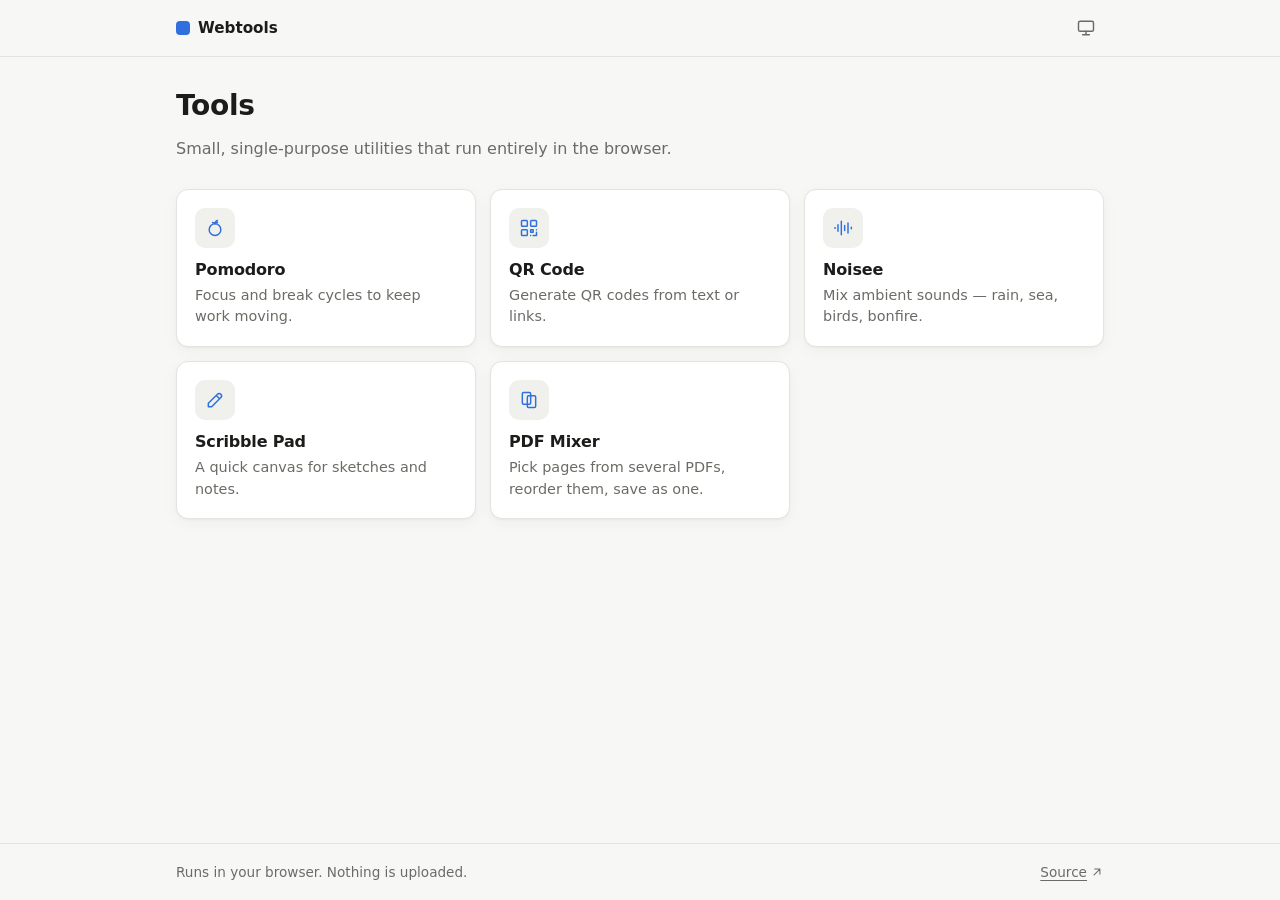
<file: docs/index.html>
<!DOCTYPE html>
<html lang="en">
<head>
  <meta charset="UTF-8">
  <meta name="viewport" content="width=device-width, initial-scale=1.0">
  <title>Webtools</title>
  <link rel="icon" href="assets/favicon.svg" type="image/svg+xml">
  <link rel="stylesheet" href="assets/css/base.css">
  <script src="assets/js/tools.js"></script>
  <script src="assets/js/site.js"></script>
  <style>
    .tool-grid {
      display: grid;
      grid-template-columns: repeat(auto-fill, minmax(240px, 1fr));
      gap: 14px;
      margin: 0;
      padding: 0;
      list-style: none;
    }

    .tool-card {
      position: relative;
      display: flex;
      flex-direction: column;
      gap: 6px;
      height: 100%;
      padding: 18px;
      background: var(--surface);
      border: 1px solid var(--border);
      border-radius: var(--radius);
      box-shadow: var(--shadow);
      color: var(--text);
      text-decoration: none;
      transition: transform 0.15s ease, box-shadow 0.15s ease, border-color 0.15s ease;
    }

    a.tool-card:hover {
      transform: translateY(-2px);
      box-shadow: var(--shadow-hover);
      border-color: var(--accent);
    }

    .tool-card__icon {
      display: grid;
      place-items: center;
      width: 40px;
      height: 40px;
      margin-bottom: 6px;
      border-radius: 10px;
      background: var(--surface-2);
      color: var(--accent);
    }

    .tool-card__name {
      margin: 0;
      font-size: 1rem;
      font-weight: 600;
    }

    .tool-card__desc {
      margin: 0;
      font-size: 0.9rem;
      color: var(--text-muted);
    }

    .tool-card--soon {
      box-shadow: none;
      background: transparent;
      border-style: dashed;
    }

    .tool-card--soon .tool-card__icon {
      color: var(--text-muted);
    }

    .tool-card--soon .tool-card__name {
      color: var(--text-muted);
    }

    .badge {
      position: absolute;
      top: 14px;
      right: 14px;
      padding: 2px 8px;
      border-radius: 999px;
      background: var(--surface-2);
      color: var(--text-muted);
      font-size: 0.72rem;
      font-weight: 500;
    }
  </style>
</head>
<body>
  <site-header></site-header>

  <main>
    <section class="intro">
      <h1>Tools</h1>
      <p class="muted">Small, single-purpose utilities that run entirely in the browser.</p>
    </section>

    <ul class="tool-grid" id="tool-grid"></ul>
  </main>

  <site-footer></site-footer>

  <script>
    const grid = document.getElementById("tool-grid");

    // Live tools first, keeping registry order within each group.
    const tools = [...TOOLS].sort((a, b) => (a.status === "live" ? 0 : 1) - (b.status === "live" ? 0 : 1));

    grid.innerHTML = tools
      .map((tool) => {
        const live = tool.status === "live";
        const tag = live ? "a" : "div";
        const attrs = live ? `href="${Site.toolUrl(tool.slug)}"` : 'aria-disabled="true"';
        return `
          <li>
            <${tag} class="tool-card${live ? "" : " tool-card--soon"}" ${attrs}>
              <span class="tool-card__icon">${Site.svg(tool.icon)}</span>
              <h2 class="tool-card__name">${tool.name}</h2>
              <p class="tool-card__desc">${tool.desc}</p>
              ${live ? "" : '<span class="badge">Soon</span>'}
            </${tag}>
          </li>`;
      })
      .join("");
  </script>
</body>
</html>
</file>
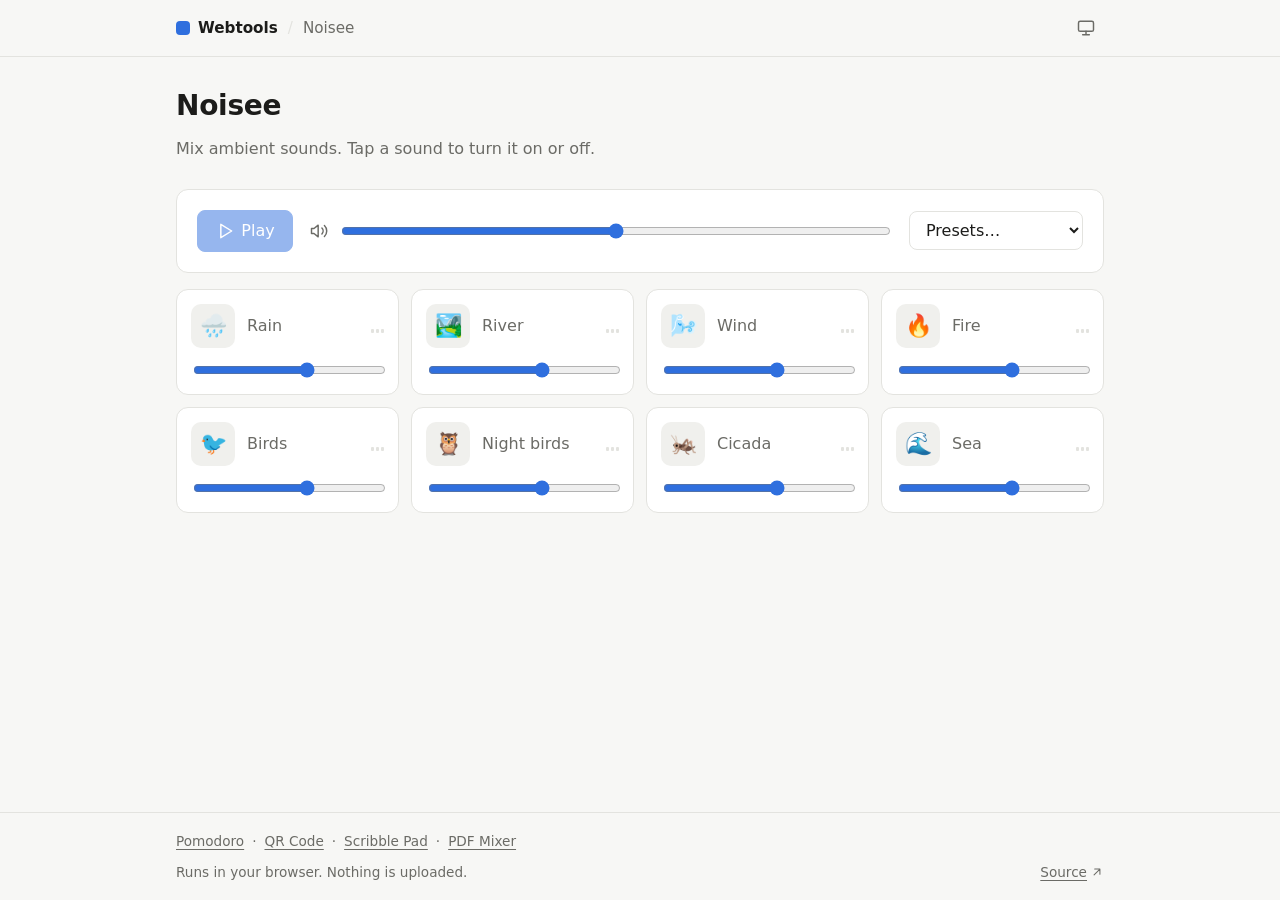
<file: docs/noisee/index.html>
<!DOCTYPE html>
<html lang="en">
<head>
  <meta charset="UTF-8">
  <meta name="viewport" content="width=device-width, initial-scale=1.0">
  <title>Noisee · Webtools</title>
  <link rel="icon" href="../assets/favicon.svg" type="image/svg+xml">
  <link rel="stylesheet" href="../assets/css/base.css">
  <link rel="stylesheet" href="noisee.css">
  <script src="../assets/js/tools.js"></script>
  <script src="../assets/js/site.js"></script>
</head>
<body>
  <site-header tool="noisee"></site-header>

  <main>
    <section class="intro">
      <h1>Noisee</h1>
      <p class="muted">Mix ambient sounds. Tap a sound to turn it on or off.</p>
    </section>

    <div class="card mixer">
      <button class="btn btn--primary" id="play" type="button"></button>
      <label class="mixer__volume" title="Master volume">
        <svg viewBox="0 0 24 24" aria-hidden="true"><path d="M11 5 6 9H3v6h3l5 4V5zM15.5 8.5a5 5 0 0 1 0 7M18.5 5.5a9 9 0 0 1 0 13"/></svg>
        <input id="master" type="range" min="0" max="1" step="0.01" aria-label="Master volume">
      </label>
      <select class="select" id="preset" aria-label="Preset">
        <option value="">Presets…</option>
      </select>
    </div>

    <p class="noisee-error" id="error" hidden>
      Couldn't load the sounds. If you opened this page as a file, serve the folder instead:
      <code>python3 -m http.server -d docs</code>
    </p>

    <ul class="sounds" id="sounds"></ul>
  </main>

  <site-footer></site-footer>

  <script src="noisee.js"></script>
</body>
</html>
</file>
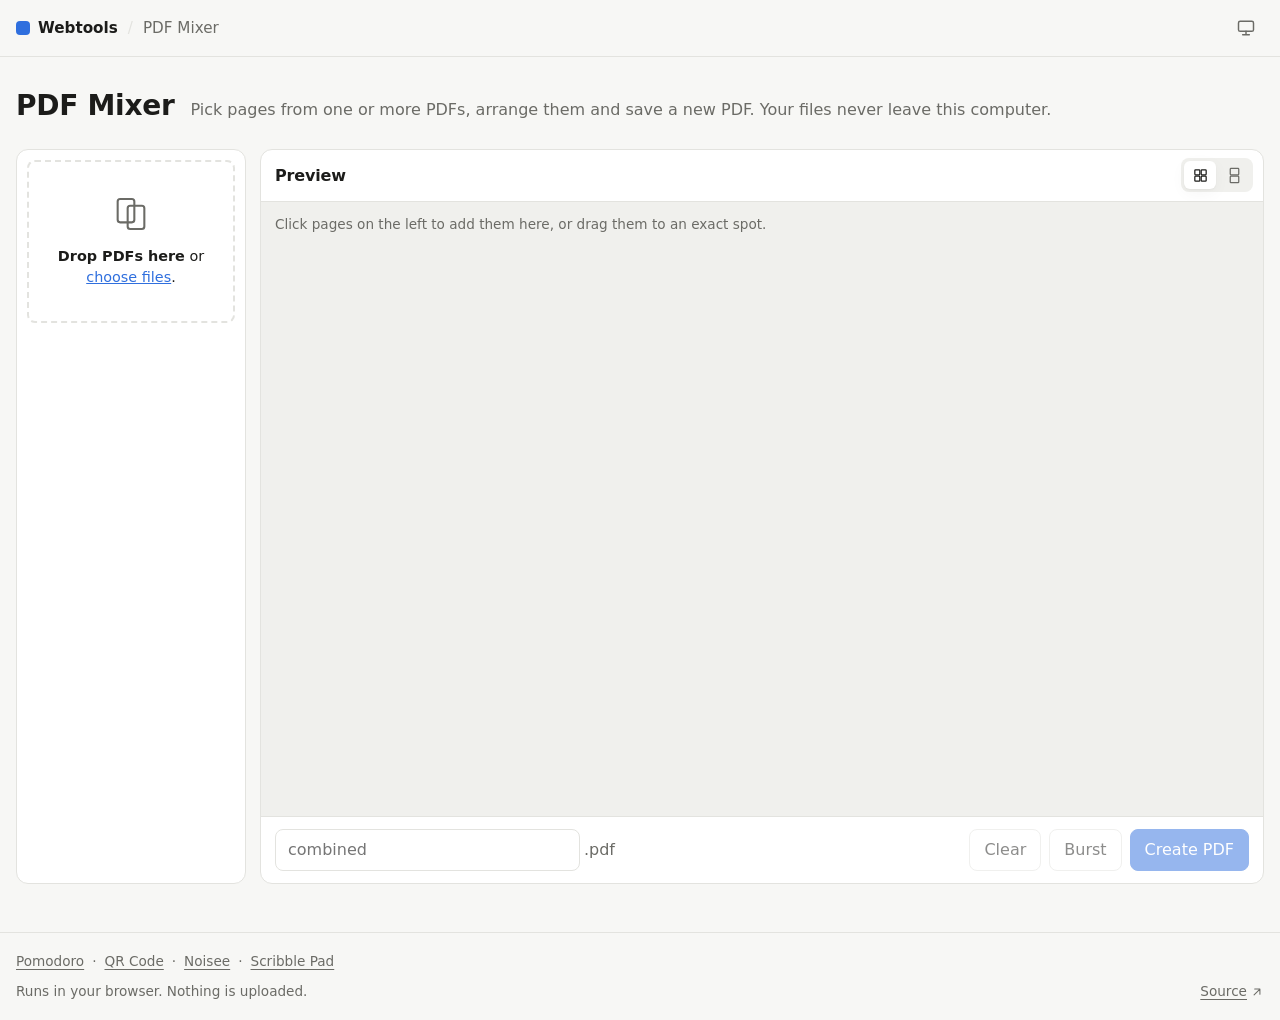
<file: docs/pdfmixer/index.html>
<!DOCTYPE html>
<html lang="en">
<head>
  <meta charset="UTF-8">
  <meta name="viewport" content="width=device-width, initial-scale=1.0">
  <title>PDF Mixer · Webtools</title>
  <link rel="icon" href="../assets/favicon.svg" type="image/svg+xml">
  <link rel="stylesheet" href="../assets/css/base.css">
  <link rel="stylesheet" href="pdfmixer.css">
  <script src="../assets/js/tools.js"></script>
  <script src="../assets/js/site.js"></script>
  <!-- PDF.js 3.11.174 (render), pdf-lib 1.17.1 (build), SortableJS 1.15.0 (drag and drop) -->
  <script src="vendor/pdf.min.js"></script>
  <script src="vendor/pdf-lib.min.js"></script>
  <script src="vendor/Sortable.min.js"></script>
  <script type="module" src="js/app.js"></script>
</head>
<body>
  <site-header tool="pdfmixer"></site-header>

  <main>
    <section class="intro pm-intro">
      <h1>PDF Mixer</h1>
      <p class="muted">Pick pages from one or more PDFs, arrange them and save a new PDF. Your files never leave this computer.</p>
    </section>

    <div class="pm__toolbar">
      <span class="pm__stats muted" id="stats"></span>
      <button class="btn" id="clear-all" type="button" hidden>Clear all</button>
    </div>

    <!-- Narrow screens show one column at a time. -->
    <nav class="pm-tabs" role="tablist" aria-label="Sections">
      <button type="button" role="tab" data-tab="sources" aria-selected="true">Sources</button>
      <button type="button" role="tab" data-tab="result" aria-selected="false">Preview <span data-badge></span></button>
    </nav>

    <div class="pm" id="pm" data-tab="sources">
      <!-- ---------- Left: source PDFs ---------- -->
      <section class="pm__col pm__sources" data-panel="sources" aria-label="Source PDFs">
        <div class="pm__files" id="sources"></div>
        <div class="pm__empty" id="empty">
          <svg viewBox="0 0 24 24" aria-hidden="true"><rect x="4" y="3" width="10" height="14" rx="1.5"/><rect x="10" y="7" width="10" height="14" rx="1.5"/></svg>
          <p><strong>Drop PDFs here</strong> or <button class="pm__link" id="add-empty" type="button">choose files</button>.</p>
        </div>
        <button class="pm__link pm__add-more" id="add-more" type="button" hidden>+ Add more PDFs</button>
        <input type="file" id="file-input" accept=".pdf,application/pdf" multiple hidden>
      </section>

      <!-- ---------- Right: preview of the new PDF, reorder and save ---------- -->
      <section class="pm__col pm__result" data-panel="result" aria-labelledby="result-title">
        <header class="pm__col-head">
          <h2 id="result-title">Preview</h2>
          <span class="muted" id="result-count"></span>
          <div class="pm-view" role="group" aria-label="View">
            <button type="button" data-view="grid" title="Grid" aria-label="Grid view"></button>
            <button type="button" data-view="reader" title="Pages" aria-label="Page view"></button>
          </div>
        </header>
        <div class="pm__result-body">
          <p class="pm__hint muted" id="result-empty">Click pages on the left to add them here, or drag them to an exact spot.</p>
          <ol class="pm-res-list is-grid" id="result"></ol>
        </div>
        <footer class="pm__export">
          <label class="pm__filename">
            <input class="input" id="filename" placeholder="combined" spellcheck="false" autocomplete="off" aria-label="File name">
            <span>.pdf</span>
          </label>
          <button class="btn" id="clear-result" type="button" disabled>Clear</button>
          <button class="btn" id="burst" type="button" title="Save each page as its own PDF, bundled in a zip" disabled>Burst</button>
          <button class="btn btn--primary" id="create" type="button" disabled>Create PDF</button>
          <div class="pm__progress" id="progress" hidden><div></div></div>
        </footer>
      </section>
    </div>
  </main>

  <site-footer></site-footer>

  <dialog class="pm-preview" id="preview" aria-labelledby="preview-title">
    <header class="pm-preview__head">
      <span id="preview-title"></span>
      <button class="icon-btn" id="preview-close" type="button" aria-label="Close preview"></button>
    </header>
    <div class="pm-preview__page" id="preview-page"></div>
    <footer class="pm-preview__nav">
      <button class="btn" id="preview-prev" type="button">← Previous</button>
      <span class="muted" id="preview-pos"></span>
      <button class="btn" id="preview-next" type="button">Next →</button>
    </footer>
  </dialog>

  <div class="pm-drop" id="drop" hidden><span>Drop PDFs to add them</span></div>
  <div class="pm-toast" id="toast" role="status" aria-live="polite"></div>
</body>
</html>
</file>
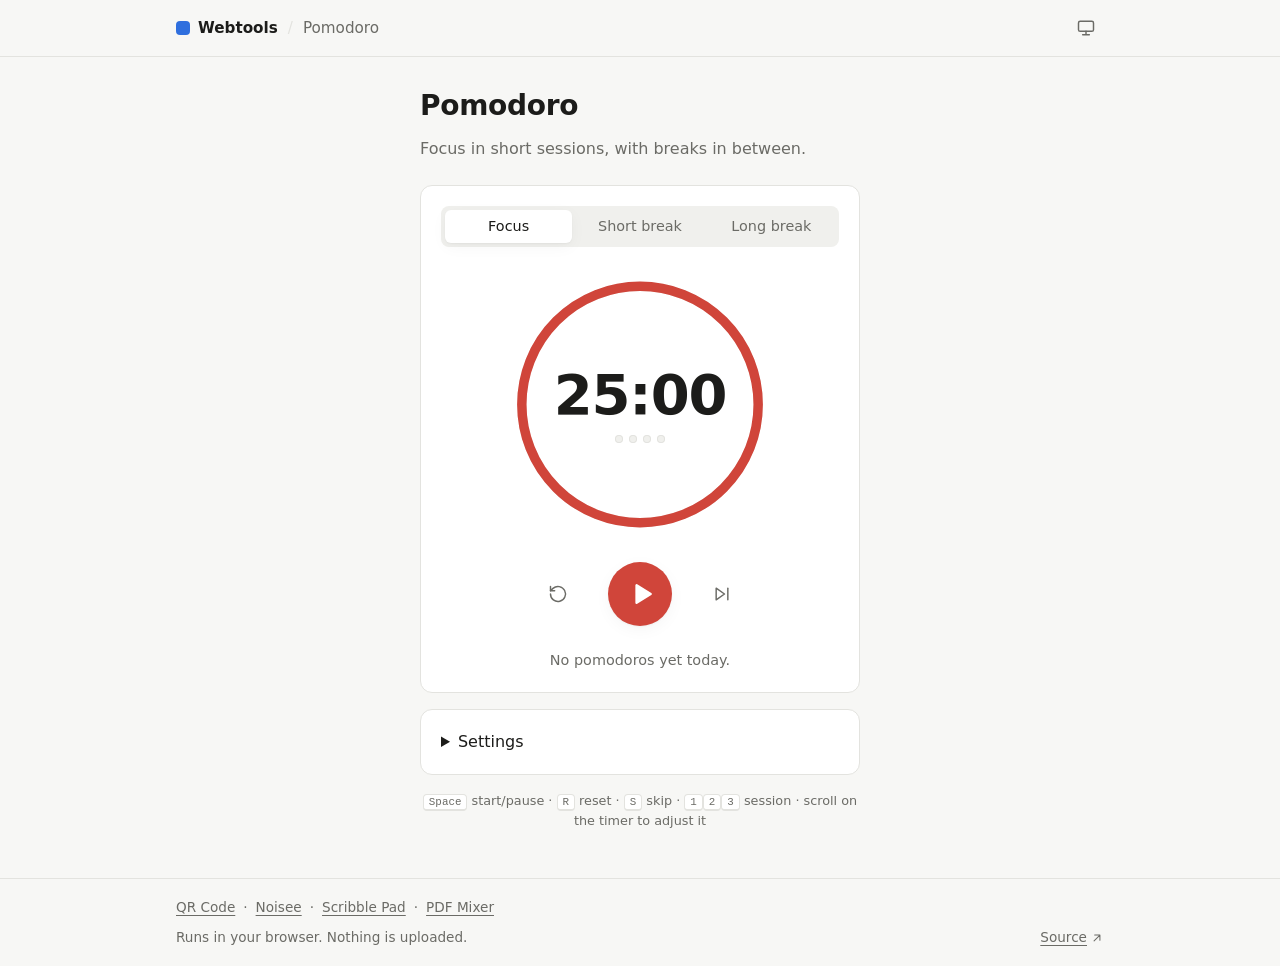
<file: docs/pomodoro/index.html>
<!DOCTYPE html>
<html lang="en">
<head>
  <meta charset="UTF-8">
  <meta name="viewport" content="width=device-width, initial-scale=1.0">
  <title>Pomodoro · Webtools</title>
  <link rel="icon" href="../assets/favicon.svg" type="image/svg+xml">
  <link rel="stylesheet" href="../assets/css/base.css">
  <link rel="stylesheet" href="pomodoro.css">
  <script src="../assets/js/tools.js"></script>
  <script src="../assets/js/site.js"></script>
</head>
<body>
  <site-header tool="pomodoro"></site-header>

  <main>
    <div class="pomo" id="pomo">
      <section class="intro">
        <h1>Pomodoro</h1>
        <p class="muted">Focus in short sessions, with breaks in between.</p>
      </section>

      <div class="card pomo__timer">
        <div class="pomo__modes" role="tablist" aria-label="Session">
          <button type="button" role="tab" data-mode="focus">Focus</button>
          <button type="button" role="tab" data-mode="short">Short break</button>
          <button type="button" role="tab" data-mode="long">Long break</button>
        </div>

        <div class="pomo__ring" id="ring">
          <svg viewBox="0 0 220 220" aria-hidden="true">
            <circle class="pomo__track" cx="110" cy="110" r="100"/>
            <circle class="pomo__progress" id="progress" cx="110" cy="110" r="100"/>
          </svg>
          <div class="pomo__readout">
            <div class="pomo__time" id="time" role="timer">25:00</div>
            <div class="pomo__dots" id="dots" aria-hidden="true"></div>
          </div>
        </div>

        <div class="pomo__controls">
          <button class="icon-btn pomo__side" id="reset" type="button" title="Reset (R)" aria-label="Reset">
            <svg viewBox="0 0 24 24" aria-hidden="true"><path d="M3 12a9 9 0 1 0 3-6.7L3 8"/><path d="M3 3v5h5"/></svg>
          </button>
          <button class="pomo__play" id="play" type="button"></button>
          <button class="icon-btn pomo__side" id="skip" type="button" title="Skip to next session (S)" aria-label="Skip to next session">
            <svg viewBox="0 0 24 24" aria-hidden="true"><path d="M5 5l10 7-10 7z"/><path d="M19 5v14"/></svg>
          </button>
        </div>

        <p class="pomo__today muted" id="today"></p>
      </div>

      <details class="card pomo__settings">
        <summary>Settings</summary>
        <div class="pomo__fields">
          <label>Focus (min)
            <input class="input" type="number" name="focus" min="1" max="120" step="1" inputmode="numeric">
          </label>
          <label>Short break (min)
            <input class="input" type="number" name="short" min="1" max="60" step="1" inputmode="numeric">
          </label>
          <label>Long break (min)
            <input class="input" type="number" name="long" min="1" max="120" step="1" inputmode="numeric">
          </label>
          <label>Rounds before long break
            <input class="input" type="number" name="cycles" min="1" max="10" step="1" inputmode="numeric">
          </label>
        </div>
        <div class="pomo__checks">
          <label><input type="checkbox" name="sound"> Chime when a session ends</label>
          <label><input type="checkbox" name="notify"> Browser notification when a session ends</label>
          <label><input type="checkbox" name="autostart"> Start the next session automatically</label>
        </div>
      </details>

      <p class="pomo__keys muted">
        <kbd>Space</kbd> start/pause · <kbd>R</kbd> reset · <kbd>S</kbd> skip ·
        <kbd>1</kbd><kbd>2</kbd><kbd>3</kbd> session · scroll on the timer to adjust it
      </p>
    </div>
  </main>

  <site-footer></site-footer>

  <script src="pomodoro.js"></script>
</body>
</html>
</file>
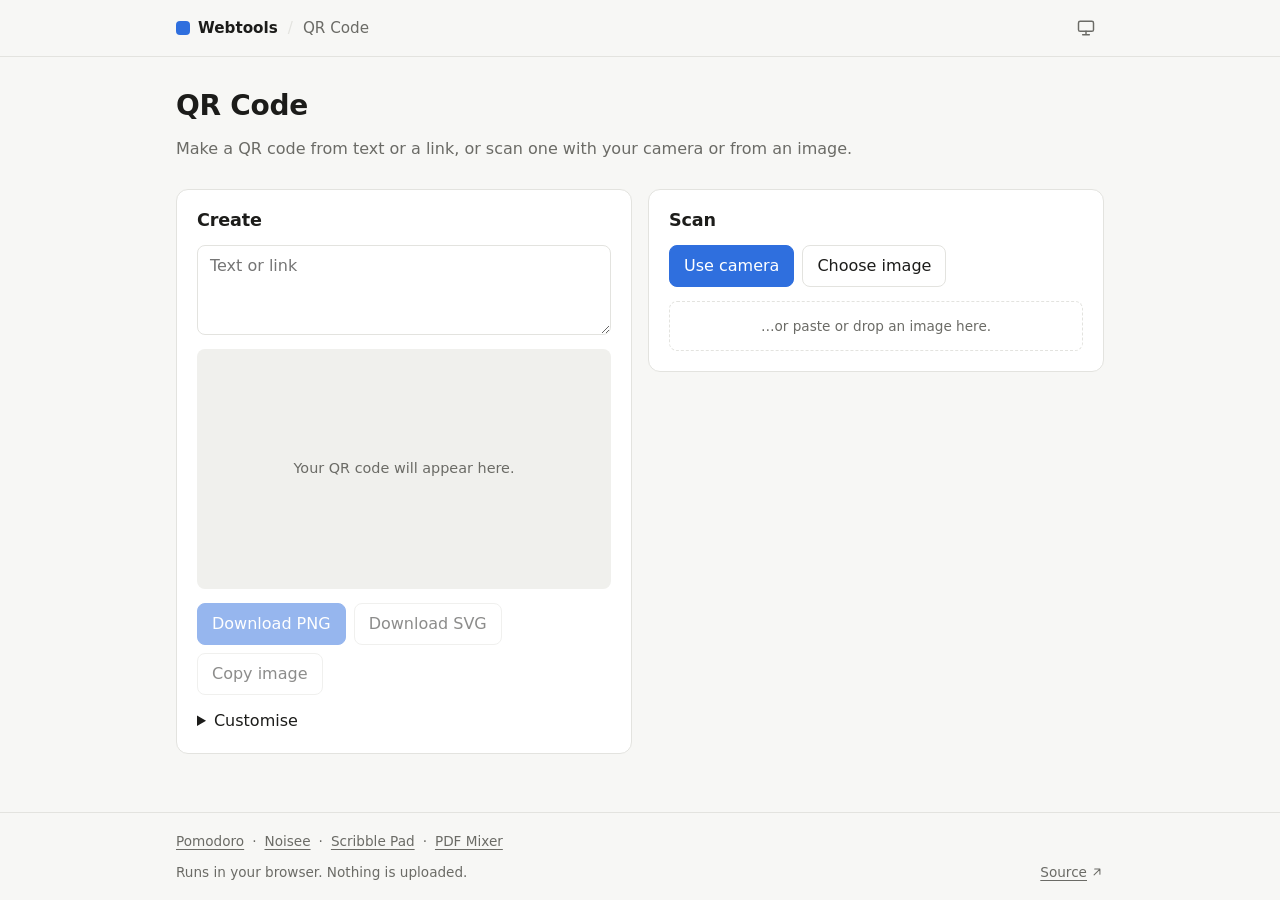
<file: docs/qr/index.html>
<!DOCTYPE html>
<html lang="en">
<head>
  <meta charset="UTF-8">
  <meta name="viewport" content="width=device-width, initial-scale=1.0">
  <title>QR Code · Webtools</title>
  <link rel="icon" href="../assets/favicon.svg" type="image/svg+xml">
  <link rel="stylesheet" href="../assets/css/base.css">
  <link rel="stylesheet" href="qr.css">
  <script src="../assets/js/tools.js"></script>
  <script src="../assets/js/site.js"></script>
</head>
<body>
  <site-header tool="qr"></site-header>

  <main>
    <section class="intro">
      <h1>QR Code</h1>
      <p class="muted">Make a QR code from text or a link, or scan one with your camera or from an image.</p>
    </section>

    <div class="qr">
      <!-- ---------- Generate ---------- -->
      <section class="card qr__panel" aria-labelledby="gen-title">
        <h2 id="gen-title">Create</h2>

        <textarea class="textarea qr__text" id="text" rows="3" placeholder="Text or link" aria-label="Text to encode"></textarea>

        <div class="qr__preview" id="preview">
          <p class="muted">Your QR code will appear here.</p>
        </div>

        <div class="qr__actions">
          <button class="btn btn--primary" id="download-png" type="button" disabled>Download PNG</button>
          <button class="btn" id="download-svg" type="button" disabled>Download SVG</button>
          <button class="btn" id="copy-image" type="button" disabled>Copy image</button>
        </div>

        <details class="qr__options">
          <summary>Customise</summary>
          <div class="qr__fields" id="options">
            <label>Error correction
              <select class="select" name="level">
                <option value="L">Low (7%)</option>
                <option value="M">Medium (15%)</option>
                <option value="Q">Quartile (25%)</option>
                <option value="H">High (30%)</option>
              </select>
            </label>
            <label>Size (px)
              <input class="input" type="number" name="size" min="128" max="2048" step="32">
            </label>
            <label>Colour
              <input type="color" name="fg">
            </label>
            <label>Background
              <input type="color" name="bg">
            </label>
            <label>Margin (px)
              <input class="input" type="number" name="margin" min="0" max="200" step="4">
            </label>
            <label>Dot size <output name="dotScaleOut"></output>
              <input type="range" name="dotScale" min="0.3" max="1" step="0.05">
            </label>
            <label class="qr__wide">Title above the code
              <input class="input" type="text" name="title" placeholder="Optional">
            </label>
          </div>

          <div class="qr__images">
            <div class="qr__image" data-image="logo">
              <span>Logo in the middle</span>
              <label class="btn">Choose image<input type="file" accept="image/*" hidden></label>
              <button class="btn btn--danger" type="button" data-remove hidden>Remove</button>
            </div>
            <label class="qr__logo-scale" id="logo-scale" hidden>Logo size <output name="logoScaleOut"></output>
              <input type="range" name="logoScale" min="0.1" max="0.4" step="0.02">
            </label>
            <div class="qr__image" data-image="background">
              <span>Background image</span>
              <label class="btn">Choose image<input type="file" accept="image/*" hidden></label>
              <button class="btn btn--danger" type="button" data-remove hidden>Remove</button>
            </div>
          </div>
          <button class="btn qr__reset" id="reset-options" type="button">Reset to defaults</button>
        </details>
      </section>

      <!-- ---------- Scan ---------- -->
      <section class="card qr__panel" id="scanner" aria-labelledby="scan-title">
        <h2 id="scan-title">Scan</h2>

        <div class="qr__actions">
          <button class="btn btn--primary" id="camera-start" type="button">Use camera</button>
          <button class="btn" id="camera-stop" type="button" hidden>Stop camera</button>
          <label class="btn">Choose image<input type="file" id="scan-file" accept="image/*" hidden></label>
          <select class="select" id="camera-select" aria-label="Camera" hidden></select>
          <button class="btn" id="torch" type="button" hidden>Torch</button>
        </div>

        <div class="qr__video" id="video-wrap" hidden>
          <video id="video" playsinline muted></video>
          <div class="qr__frame" aria-hidden="true"></div>
        </div>

        <p class="qr__drop muted" id="drop-hint">…or paste or drop an image here.</p>

        <div class="qr__result" id="result" hidden>
          <pre id="result-text"></pre>
          <div class="qr__actions">
            <button class="btn" id="result-copy" type="button">Copy</button>
            <a class="btn" id="result-open" target="_blank" rel="noopener noreferrer" hidden>Open link</a>
          </div>
        </div>

        <p class="qr__status muted" id="scan-status" role="status"></p>
      </section>
    </div>
  </main>

  <site-footer></site-footer>

  <script src="vendor/easy.qrcode.min.js"></script>
  <script src="vendor/jsQR.js"></script>
  <script src="qr.js"></script>
</body>
</html>
</file>
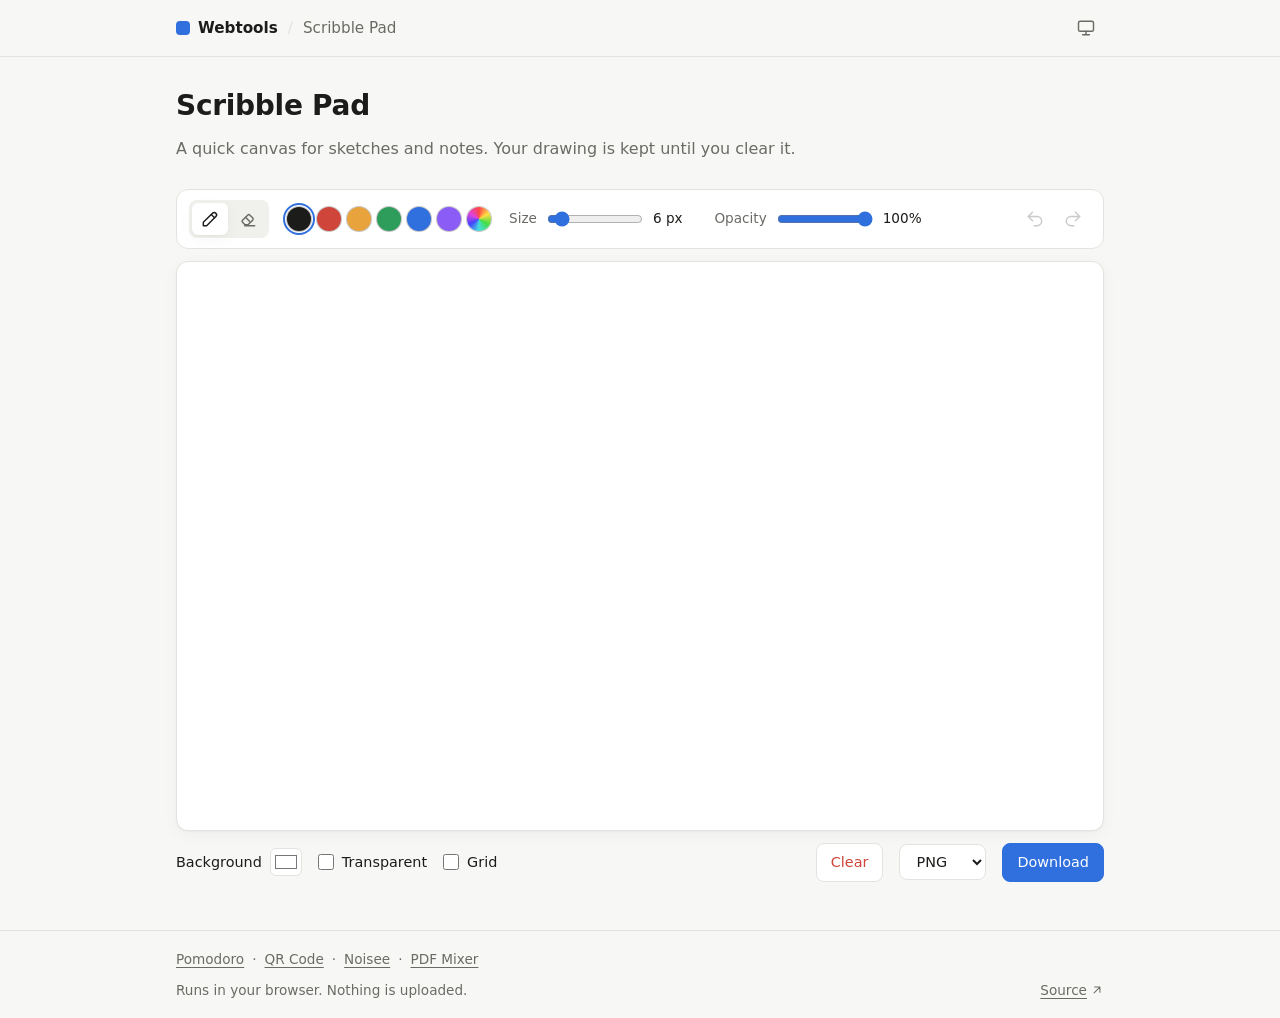
<file: docs/scribble/index.html>
<!DOCTYPE html>
<html lang="en">
<head>
  <meta charset="UTF-8">
  <meta name="viewport" content="width=device-width, initial-scale=1.0">
  <title>Scribble Pad · Webtools</title>
  <link rel="icon" href="../assets/favicon.svg" type="image/svg+xml">
  <link rel="stylesheet" href="../assets/css/base.css">
  <link rel="stylesheet" href="scribble.css">
  <script src="../assets/js/tools.js"></script>
  <script src="../assets/js/site.js"></script>
</head>
<body>
  <site-header tool="scribble"></site-header>

  <main>
    <section class="intro">
      <h1>Scribble Pad</h1>
      <p class="muted">A quick canvas for sketches and notes. Your drawing is kept until you clear it.</p>
    </section>

    <div class="card scribble__bar" role="toolbar" aria-label="Drawing tools">
      <div class="scribble__tools" role="group" aria-label="Tool">
        <button type="button" data-tool="pen" title="Pen (B)" aria-label="Pen">
          <svg viewBox="0 0 24 24" aria-hidden="true"><path d="M4 20h4L19 9a2.8 2.8 0 0 0-4-4L4 16v4z"/><path d="M13.5 6.5l4 4"/></svg>
        </button>
        <button type="button" data-tool="eraser" title="Eraser (E)" aria-label="Eraser">
          <svg viewBox="0 0 24 24" aria-hidden="true"><path d="M8 20h12M5.4 13.6l6.2-6.2a2 2 0 0 1 2.8 0l3.2 3.2a2 2 0 0 1 0 2.8L12 19H8.4l-3-3a1.7 1.7 0 0 1 0-2.4z"/><path d="M9 10l5 5"/></svg>
        </button>
      </div>

      <div class="scribble__swatches" id="swatches" role="group" aria-label="Colour">
        <label class="scribble__swatch scribble__custom" title="Pick any colour">
          <input type="color" id="custom-color" aria-label="Custom colour">
        </label>
      </div>

      <label class="scribble__range" title="Brush size ([ and ])">
        Size <input type="range" id="size" min="1" max="60"> <output id="size-out"></output>
      </label>
      <label class="scribble__range">
        Opacity <input type="range" id="opacity" min="0.1" max="1" step="0.05"> <output id="opacity-out"></output>
      </label>

      <div class="scribble__history">
        <button class="icon-btn" id="undo" type="button" title="Undo (Ctrl+Z)" aria-label="Undo">
          <svg viewBox="0 0 24 24" aria-hidden="true"><path d="M9 14 4 9l5-5"/><path d="M4 9h10.5a5.5 5.5 0 0 1 0 11H11"/></svg>
        </button>
        <button class="icon-btn" id="redo" type="button" title="Redo (Ctrl+Shift+Z)" aria-label="Redo">
          <svg viewBox="0 0 24 24" aria-hidden="true"><path d="m15 14 5-5-5-5"/><path d="M20 9H9.5a5.5 5.5 0 0 0 0 11H13"/></svg>
        </button>
      </div>
    </div>

    <div class="scribble__canvas" id="wrap">
      <canvas id="canvas"></canvas>
    </div>

    <div class="scribble__footer">
      <label class="scribble__bg">Background <input type="color" id="bg"></label>
      <label class="scribble__check"><input type="checkbox" id="transparent"> Transparent</label>
      <label class="scribble__check"><input type="checkbox" id="grid"> Grid</label>
      <span class="scribble__spacer"></span>
      <button class="btn btn--danger" id="clear" type="button">Clear</button>
      <select class="select" id="format" aria-label="Image format">
        <option value="image/png">PNG</option>
        <option value="image/jpeg">JPEG</option>
        <option value="image/webp">WebP</option>
      </select>
      <button class="btn btn--primary" id="download" type="button">Download</button>
    </div>
  </main>

  <site-footer></site-footer>

  <script src="scribble.js"></script>
</body>
</html>
</file>
<file: docs/assets/css/base.css>
/*
 * Base styles shared by every page: tokens, light/dark themes,
 * layout, header/footer, and common controls.
 * Tool-specific styles go in the tool's own folder.
 */

/* ---------- Tokens ---------- */

:root {
  color-scheme: light;

  --bg: #f7f7f5;
  --surface: #ffffff;
  --surface-2: #f0f0ed;
  --border: #e3e3df;
  --text: #1c1c1a;
  --text-muted: #6b6b66;
  --accent: #2f6fde;
  --accent-text: #ffffff;
  --danger: #d0453a;
  --success: #2e9c5a;
  --shadow: 0 1px 2px rgb(0 0 0 / 0.04), 0 4px 16px rgb(0 0 0 / 0.04);
  --shadow-hover: 0 2px 4px rgb(0 0 0 / 0.05), 0 10px 28px rgb(0 0 0 / 0.08);

  --font: system-ui, -apple-system, "Segoe UI", Roboto, sans-serif;
  --mono: ui-monospace, "SF Mono", Menlo, Consolas, monospace;
  --radius: 12px;
  --radius-sm: 8px;
  --page-width: 960px;
  --gutter: 16px;
}

@media (prefers-color-scheme: dark) {
  :root:not([data-theme="light"]) {
    color-scheme: dark;
    --bg: #141413;
    --surface: #1d1d1b;
    --surface-2: #262624;
    --border: #2f2f2c;
    --text: #ececea;
    --text-muted: #9a9a94;
    --accent: #6b9bf0;
    --accent-text: #0f1420;
    --danger: #ef6a5f;
    --success: #4cc27c;
    --shadow: 0 1px 2px rgb(0 0 0 / 0.3);
    --shadow-hover: 0 2px 4px rgb(0 0 0 / 0.3), 0 10px 28px rgb(0 0 0 / 0.35);
  }
}

:root[data-theme="dark"] {
  color-scheme: dark;
  --bg: #141413;
  --surface: #1d1d1b;
  --surface-2: #262624;
  --border: #2f2f2c;
  --text: #ececea;
  --text-muted: #9a9a94;
  --accent: #6b9bf0;
  --accent-text: #0f1420;
  --danger: #ef6a5f;
  --success: #4cc27c;
  --shadow: 0 1px 2px rgb(0 0 0 / 0.3);
  --shadow-hover: 0 2px 4px rgb(0 0 0 / 0.3), 0 10px 28px rgb(0 0 0 / 0.35);
}

/* ---------- Reset & page ---------- */

*,
*::before,
*::after {
  box-sizing: border-box;
}

html {
  -webkit-text-size-adjust: 100%;
}

/* Keep the hidden attribute working on elements that set their own display. */
[hidden] {
  display: none !important;
}

body {
  margin: 0;
  min-height: 100vh;
  min-height: 100dvh;
  display: flex;
  flex-direction: column;
  background: var(--bg);
  color: var(--text);
  font: 16px/1.5 var(--font);
  -webkit-font-smoothing: antialiased;
}

main {
  flex: 1;
  width: 100%;
  max-width: var(--page-width);
  margin: 0 auto;
  padding: 32px var(--gutter) 48px;
}

h1,
h2,
h3 {
  line-height: 1.2;
  margin: 0 0 0.5em;
  letter-spacing: -0.01em;
}

h1 {
  font-size: 1.75rem;
  font-weight: 650;
}

a {
  color: var(--accent);
}

svg {
  width: 20px;
  height: 20px;
  fill: none;
  stroke: currentColor;
  stroke-width: 1.75;
  stroke-linecap: round;
  stroke-linejoin: round;
  flex-shrink: 0;
}

.muted {
  color: var(--text-muted);
}

/* Page title + one-line description at the top of <main>. */
.intro {
  margin-bottom: 28px;
}

.intro p {
  margin: 0;
}

/* ---------- Header ---------- */

site-header {
  display: block;
  min-height: 57px; /* reserve space before the element upgrades */
  border-bottom: 1px solid var(--border);
  background: var(--bg);
}

.site-header__inner {
  max-width: var(--page-width);
  margin: 0 auto;
  padding: 10px var(--gutter);
  display: flex;
  align-items: center;
  justify-content: space-between;
  gap: 12px;
}

.crumbs {
  display: flex;
  align-items: center;
  gap: 10px;
  min-width: 0;
  font-size: 0.95rem;
}

.brand {
  display: inline-flex;
  align-items: center;
  gap: 8px;
  color: var(--text);
  font-weight: 650;
  text-decoration: none;
  white-space: nowrap;
}

.brand__mark {
  width: 14px;
  height: 14px;
  border-radius: 4px;
  background: var(--accent);
}

.crumbs__sep {
  color: var(--border);
}

.crumbs__current {
  color: var(--text-muted);
  white-space: nowrap;
  overflow: hidden;
  text-overflow: ellipsis;
}

/* ---------- Footer ---------- */

site-footer {
  display: block;
  border-top: 1px solid var(--border);
  font-size: 0.85rem;
  color: var(--text-muted);
}

.site-footer__inner {
  max-width: var(--page-width);
  margin: 0 auto;
  padding: 18px var(--gutter);
  display: flex;
  flex-wrap: wrap;
  justify-content: space-between;
  gap: 10px 12px;
}

.site-footer__inner a {
  color: inherit;
  text-underline-offset: 3px;
}

.site-footer__inner a:hover {
  color: var(--text);
}

.site-footer__tools {
  display: flex;
  flex-wrap: wrap;
  gap: 4px 8px;
  flex-basis: 100%;
}

.site-footer__source {
  display: inline-flex;
  align-items: center;
  gap: 3px;
}

.site-footer__source svg {
  width: 14px;
  height: 14px;
}

/* ---------- Controls ---------- */

button,
input,
select,
textarea {
  font: inherit;
  color: inherit;
}

.btn {
  display: inline-flex;
  align-items: center;
  justify-content: center;
  gap: 6px;
  padding: 8px 14px;
  border: 1px solid var(--border);
  border-radius: var(--radius-sm);
  background: var(--surface);
  color: var(--text);
  text-decoration: none; /* also used on links */
  cursor: pointer;
  transition: background 0.15s, border-color 0.15s;
}

.btn:hover {
  background: var(--surface-2);
}

.btn--primary {
  background: var(--accent);
  border-color: var(--accent);
  color: var(--accent-text);
}

.btn--primary:hover {
  background: var(--accent);
  filter: brightness(1.08);
}

.btn--danger {
  color: var(--danger);
}

.btn--sm {
  padding: 4px 10px;
  font-size: 0.85rem;
}

.btn:disabled {
  opacity: 0.5;
  cursor: not-allowed;
  filter: none;
}

.icon-btn {
  display: inline-grid;
  place-items: center;
  width: 36px;
  height: 36px;
  padding: 0;
  border: 1px solid transparent;
  border-radius: var(--radius-sm);
  background: transparent;
  color: var(--text-muted);
  cursor: pointer;
}

.icon-btn:hover {
  background: var(--surface-2);
  color: var(--text);
}

.input,
.select,
.textarea {
  padding: 8px 12px;
  border: 1px solid var(--border);
  border-radius: var(--radius-sm);
  background: var(--surface);
}

.input:focus,
.select:focus,
.textarea:focus {
  outline: none;
  border-color: var(--accent);
}

input[type="range"],
input[type="checkbox"] {
  accent-color: var(--accent);
  cursor: pointer;
}

kbd {
  display: inline-block;
  min-width: 1.6em;
  padding: 1px 5px;
  border: 1px solid var(--border);
  border-bottom-width: 2px;
  border-radius: 4px;
  background: var(--surface);
  font: 0.85em var(--mono);
  text-align: center;
}

:focus-visible {
  outline: 2px solid var(--accent);
  outline-offset: 2px;
}

.card {
  background: var(--surface);
  border: 1px solid var(--border);
  border-radius: var(--radius);
  padding: 20px;
}

@media (prefers-reduced-motion: reduce) {
  *,
  *::before,
  *::after {
    transition: none !important;
    animation: none !important;
  }
}
</file>
<file: docs/noisee/noisee.css>
.mixer {
  display: flex;
  flex-wrap: wrap;
  align-items: center;
  gap: 12px 16px;
  margin-bottom: 16px;
}

.mixer .btn {
  min-width: 96px;
}

.mixer__volume {
  display: flex;
  align-items: center;
  gap: 10px;
  flex: 1 1 200px;
  color: var(--text-muted);
}

.mixer__volume input {
  flex: 1;
  min-width: 0;
}

.noisee-error {
  margin: 0 0 16px;
  color: var(--danger);
  font-size: 0.9rem;
}

/* ---------- Sound cards ---------- */

.sounds {
  display: grid;
  grid-template-columns: repeat(auto-fill, minmax(200px, 1fr));
  gap: 12px;
  margin: 0;
  padding: 0;
  list-style: none;
}

.sound {
  display: flex;
  flex-direction: column;
  gap: 12px;
  padding: 14px;
  background: var(--surface);
  border: 1px solid var(--border);
  border-radius: var(--radius);
  transition: border-color 0.15s, box-shadow 0.15s;
}

.sound.is-on {
  border-color: var(--accent);
  box-shadow: inset 0 0 0 1px var(--accent);
}

.sound__toggle {
  display: flex;
  align-items: center;
  gap: 12px;
  width: 100%;
  padding: 0;
  border: 0;
  background: none;
  text-align: left;
  cursor: pointer;
}

.sound__icon {
  display: grid;
  place-items: center;
  width: 44px;
  height: 44px;
  border-radius: 10px;
  background: var(--surface-2);
  font-size: 22px;
  line-height: 1;
}

.sound__name {
  flex: 1;
  font-weight: 500;
}

.sound:not(.is-on) .sound__name {
  color: var(--text-muted);
}

/* Three little level bars: grey when off, bouncing when playing. */
.sound__bars {
  display: flex;
  align-items: flex-end;
  gap: 2px;
  height: 14px;
}

.sound__bars i {
  width: 3px;
  height: 4px;
  border-radius: 1px;
  background: var(--border);
}

.sound.is-on .sound__bars i {
  background: var(--accent);
  animation: noisee-bar 0.9s ease-in-out infinite alternate;
}

.sound.is-on .sound__bars i:nth-child(2) {
  animation-delay: -0.35s;
}

.sound.is-on .sound__bars i:nth-child(3) {
  animation-delay: -0.6s;
}

.sound.is-loading .sound__bars i {
  animation: noisee-pulse 0.6s ease-in-out infinite alternate;
}

@keyframes noisee-bar {
  to {
    height: 14px;
  }
}

@keyframes noisee-pulse {
  to {
    opacity: 0.3;
  }
}

.sound__vol {
  width: 100%;
}

/* Phones: one compact row per sound, Play + Presets side by side above the volume. */
@media (max-width: 480px) {
  .mixer .select {
    flex: 1;
  }

  .mixer__volume {
    order: 1;
    flex-basis: 100%;
  }

  .sounds {
    gap: 8px;
  }

  .sound {
    flex-direction: row;
    align-items: center;
    padding: 10px 12px;
  }

  .sound__toggle {
    width: auto;
    flex: none;
  }

  .sound__icon {
    width: 40px;
    height: 40px;
    font-size: 20px;
  }

  .sound__name {
    flex: none;
    width: 84px;
  }

  .sound__vol {
    flex: 1;
    min-width: 0;
  }
}
</file>
<file: docs/pdfmixer/pdfmixer.css>
/* A wider page than the other tools: two columns side by side. */
:root {
  --page-width: 1440px;
}

.pm-intro {
  display: flex;
  flex-wrap: wrap;
  align-items: baseline;
  gap: 2px 16px;
  margin-bottom: 4px;
}

.pm-intro h1 {
  margin: 0;
}

.pm__toolbar {
  display: flex;
  flex-wrap: wrap;
  align-items: center;
  gap: 10px;
  padding: 10px 0 12px;
}

.pm__stats {
  flex: 1;
  font-size: 0.9rem;
}

/* ---------- Two columns ---------- */

.pm {
  display: grid;
  grid-template-columns: 230px minmax(0, 1fr);
  gap: 14px;
  /* Fill the window below the toolbar; each column scrolls on its own. */
  height: max(480px, calc(100dvh - var(--pm-top, 220px) - 16px));
}

.pm__col {
  display: flex;
  flex-direction: column;
  min-height: 0;
  overflow: hidden;
  border: 1px solid var(--border);
  border-radius: var(--radius);
  background: var(--surface);
}

.pm__col-head {
  display: flex;
  align-items: center;
  gap: 10px;
  min-height: 52px;
  padding: 8px 10px 8px 14px;
  border-bottom: 1px solid var(--border);
}

.pm__col-head h2 {
  margin: 0;
  font-size: 1rem;
}

.pm__col-head .muted {
  font-size: 0.85rem;
}

.pm__hint {
  margin: 12px 14px 0;
  font-size: 0.85rem;
}

/* ---------- Left: sources ---------- */

.pm__sources {
  display: block;
  overflow-y: auto;
  padding: 10px;
}

.pm__empty {
  display: grid;
  justify-items: center;
  gap: 6px;
  padding: 32px 10px;
  border: 2px dashed var(--border);
  border-radius: var(--radius-sm);
  font-size: 0.9rem;
  text-align: center;
}

.pm__empty svg {
  width: 40px;
  height: 40px;
  margin-bottom: 6px;
  stroke-width: 1.25;
  color: var(--text-muted);
}

.pm__empty p {
  margin: 0;
}

.pm__add-more {
  display: block;
  margin: 14px auto 4px;
  font-size: 0.85rem;
}

.pm__link {
  padding: 0;
  border: 0;
  background: none;
  color: var(--accent);
  text-decoration: underline;
  cursor: pointer;
}

.pm-loading {
  margin: 0 0 10px;
  padding: 10px;
  border: 1px dashed var(--border);
  border-radius: var(--radius-sm);
  font-size: 0.85rem;
  overflow-wrap: anywhere;
  animation: pm-pulse 1s ease-in-out infinite alternate;
}

@keyframes pm-pulse {
  to {
    opacity: 0.5;
  }
}

.pm-src + .pm-src,
.pm-src + .pm-loading {
  margin-top: 14px;
  padding-top: 14px;
  border-top: 1px solid var(--border);
}

.pm-src__head {
  display: flex;
  align-items: flex-start;
  gap: 2px;
}

.pm-src__head .icon-btn {
  flex: none;
  width: 28px;
  height: 28px;
}

.pm-src__head .icon-btn svg {
  width: 16px;
  height: 16px;
}

.pm-src__collapse svg {
  transition: transform 0.15s;
}

.pm-src.is-collapsed .pm-src__collapse svg {
  transform: rotate(-90deg);
}

.pm-src__title {
  flex: 1;
  min-width: 0;
  padding-top: 3px;
}

.pm-src__title h2 {
  margin: 0;
  overflow: hidden;
  font-size: 0.9rem;
  white-space: nowrap;
  text-overflow: ellipsis;
}

.pm-src__title p {
  margin: 0;
  font-size: 0.78rem;
}

.pm-src__tools {
  display: flex;
  gap: 4px;
  margin: 8px 0;
}

.pm-src__tools .btn--sm {
  padding: 3px 8px;
  font-size: 0.8rem;
}

.pm-src__range {
  flex: 1;
  width: 100%;
  min-width: 0;
  padding: 3px 8px;
  font-size: 0.8rem;
}

.pm-src__range[aria-invalid="true"] {
  border-color: var(--danger);
}

.pm-src__error {
  margin: 0 0 8px;
  color: var(--danger);
  font-size: 0.78rem;
}

.pm-src.is-collapsed :is(.pm-src__tools, .pm-src__error, .pm-src__pages) {
  display: none;
}

.pm-src__pages {
  display: grid;
  gap: 2px;
  margin: 0;
  padding: 0;
  list-style: none;
}

/* ---------- Page thumbnails (left column) ---------- */

.pm-thumb {
  position: relative;
}

.pm-thumb__pick {
  display: flex;
  flex-direction: column;
  align-items: center;
  gap: 4px;
  width: 100%;
  padding: 8px 14px 6px;
  border: 2px solid transparent;
  border-radius: var(--radius-sm);
  background: none;
  cursor: pointer;
  transition: background 0.15s, border-color 0.15s;
}

.pm-thumb__pick:hover {
  background: var(--surface-2);
}

.pm-thumb__img {
  display: grid;
  place-items: center;
  width: 100%;
  aspect-ratio: 3 / 4;
  border-radius: 4px;
  background: var(--surface-2);
}

.pm-thumb.is-ready .pm-thumb__img {
  background: none;
}

.pm-thumb__img canvas {
  width: auto;
  height: auto;
  max-width: 100%;
  max-height: 100%;
  background: #fff;
  box-shadow: 0 0 0 1px var(--border), var(--shadow);
}

.pm-thumb:not(.is-ready) canvas {
  visibility: hidden;
}

.pm-thumb__num {
  font-size: 0.78rem;
  color: var(--text-muted);
  font-variant-numeric: tabular-nums;
}

.pm-thumb.is-selected .pm-thumb__pick {
  border-color: var(--accent);
  background: color-mix(in srgb, var(--accent) 10%, transparent);
}

.pm-thumb.is-selected .pm-thumb__num {
  color: var(--accent);
  font-weight: 600;
}

.pm-thumb__check {
  position: absolute;
  top: 4px;
  left: 4px;
  display: none;
  place-items: center;
  width: 22px;
  height: 22px;
  border-radius: 50%;
  background: var(--accent);
  color: var(--accent-text);
  pointer-events: none;
}

.pm-thumb__check svg {
  width: 14px;
  height: 14px;
  stroke-width: 3;
}

.pm-thumb.is-selected .pm-thumb__check {
  display: grid;
}

.pm-thumb__zoom {
  position: absolute;
  top: 8px;
  right: 8px;
  display: grid;
  place-items: center;
  width: 28px;
  height: 28px;
  padding: 0;
  border: 1px solid var(--border);
  border-radius: 6px;
  background: var(--surface);
  color: var(--text-muted);
  opacity: 0;
  cursor: pointer;
  transition: opacity 0.15s;
}

.pm-thumb__zoom svg {
  width: 16px;
  height: 16px;
}

.pm-thumb:hover .pm-thumb__zoom,
.pm-thumb__zoom:focus-visible {
  opacity: 1;
}

/* ---------- Right: preview ---------- */

.pm-view {
  display: flex;
  gap: 2px;
  margin-left: auto;
  padding: 3px;
  border-radius: var(--radius-sm);
  background: var(--surface-2);
}

.pm-view button {
  display: grid;
  place-items: center;
  width: 32px;
  height: 28px;
  border: 0;
  border-radius: 6px;
  background: none;
  color: var(--text-muted);
  cursor: pointer;
}

.pm-view button svg {
  width: 17px;
  height: 17px;
}

.pm-view button[aria-pressed="true"] {
  background: var(--surface);
  color: var(--text);
  box-shadow: var(--shadow);
}

.pm__result-body {
  position: relative; /* offsetTop of pages is measured from here */
  display: flex;
  flex: 1;
  flex-direction: column;
  min-height: 0;
  overflow-y: auto;
  background: var(--surface-2);
}

.pm__result-body .pm__hint {
  margin-bottom: -4px;
}

.pm-res-list {
  flex: 1 0 auto;
  margin: 0;
  padding: 16px;
  list-style: none;
}

.pm-res-list.is-grid {
  display: grid;
  grid-template-columns: repeat(auto-fill, minmax(150px, 1fr));
  align-content: start;
  gap: 16px 14px;
}

.pm-res-list.is-reader {
  display: flex;
  flex-direction: column;
  align-items: center;
  gap: 24px;
}

.pm-res {
  position: relative;
  display: flex;
  flex-direction: column;
  gap: 6px;
  cursor: grab;
}

.is-reader .pm-res {
  width: min(100%, 760px);
}

.pm-res__page {
  display: grid;
  place-items: center;
  aspect-ratio: 3 / 4;
  border-radius: 3px;
}

.pm-res__page:empty {
  background: var(--surface);
  box-shadow: 0 0 0 1px var(--border);
}

.is-reader .pm-res__page {
  aspect-ratio: var(--ratio, 612 / 792);
}

.pm-res__page canvas {
  width: auto;
  height: auto;
  max-width: 100%;
  max-height: 100%;
  background: #fff;
  box-shadow: 0 0 0 1px var(--border), var(--shadow);
}

.is-reader .pm-res__page canvas {
  width: 100%;
}

.pm-res__bar {
  display: flex;
  align-items: baseline;
  gap: 6px;
  min-width: 0;
  font-size: 0.8rem;
  color: var(--text-muted);
}

.is-grid .pm-res__bar {
  justify-content: center;
}

.pm-res__pos {
  flex: none;
  min-width: 1.8em;
  padding: 0 5px;
  border: 1px solid transparent;
  border-radius: 6px;
  background: none;
  color: var(--text);
  font: inherit;
  font-weight: 600;
  font-variant-numeric: tabular-nums;
  cursor: pointer;
}

.pm-res__pos:hover,
.pm-res__pos:focus-visible {
  border-color: var(--border);
  background: var(--surface);
}

.pm-res__src {
  overflow: hidden;
  white-space: nowrap;
  text-overflow: ellipsis;
}

.pm-res__tools {
  position: absolute;
  top: 6px;
  right: 6px;
  display: flex;
  flex-wrap: wrap;
  justify-content: flex-end;
  max-width: calc(100% - 12px);
  gap: 2px;
  padding: 2px;
  border-radius: var(--radius-sm);
  background: var(--surface);
  box-shadow: 0 0 0 1px var(--border), var(--shadow);
  opacity: 0;
  transition: opacity 0.15s;
}

.pm-res__tools .icon-btn {
  width: 28px;
  height: 28px;
}

.pm-res__tools .icon-btn svg {
  width: 15px;
  height: 15px;
}

/* Grid cells are narrow: smaller buttons keep the toolbar on one row. */
.is-grid .pm-res__tools .icon-btn {
  width: 24px;
  height: 24px;
}

.is-grid .pm-res__tools .icon-btn svg {
  width: 14px;
  height: 14px;
}

.pm-res__tools .icon-btn:disabled {
  opacity: 0.3;
  cursor: default;
  background: none;
}

/* In page view the pages run top to bottom, so earlier/later point up and down. */
.is-reader .pm-res__tools [data-action="up"] svg,
.is-reader .pm-res__tools [data-action="down"] svg {
  transform: rotate(90deg);
}

.pm-res:hover .pm-res__tools,
.pm-res:focus-within .pm-res__tools {
  opacity: 1;
}

/* Anything being dragged, and a source page dropped into the preview. */
.is-ghost {
  opacity: 0.4;
}

.pm-res-list .pm-thumb {
  list-style: none;
}

/* ---------- Save bar (bottom of the preview) ---------- */

.pm__export {
  display: grid;
  grid-template-columns: minmax(0, 340px) 1fr auto auto;
  gap: 8px;
  padding: 12px 14px;
  border-top: 1px solid var(--border);
}

.pm__filename {
  display: flex;
  align-items: center;
  gap: 4px;
  min-width: 0;
  color: var(--text-muted);
}

.pm__filename .input {
  flex: 1;
  width: 100%;
  min-width: 0;
  color: var(--text);
}

.pm__export .btn {
  white-space: nowrap;
}

#clear-result {
  justify-self: end;
}

.pm__progress {
  grid-column: 1 / -1;
  height: 4px;
  overflow: hidden;
  border-radius: 2px;
  background: var(--surface-2);
}

.pm__progress div {
  width: 0;
  height: 100%;
  background: var(--accent);
  transition: width 0.2s;
}

/* ---------- Tabs (narrow screens) ---------- */

.pm-tabs {
  display: none;
}

@media (max-width: 1180px) {
  .pm {
    grid-template-columns: 190px minmax(0, 1fr);
  }
}

@media (max-width: 900px) {
  .pm-tabs {
    position: sticky;
    top: 0;
    z-index: 6;
    display: flex;
    gap: 4px;
    margin: 0 calc(-1 * var(--gutter)) 12px;
    padding: 6px var(--gutter);
    background: var(--bg);
    border-bottom: 1px solid var(--border);
  }

  .pm-tabs button {
    flex: 1;
    padding: 8px;
    border: 0;
    border-radius: var(--radius-sm);
    background: none;
    color: var(--text-muted);
    font-weight: 500;
    cursor: pointer;
  }

  .pm-tabs button[aria-selected="true"] {
    background: var(--surface);
    color: var(--text);
    box-shadow: 0 0 0 1px var(--border), var(--shadow);
  }

  .pm-tabs [data-badge]:not(:empty) {
    display: inline-block;
    min-width: 1.5em;
    margin-left: 4px;
    padding: 0 6px;
    border-radius: 999px;
    background: var(--accent);
    color: var(--accent-text);
    font-size: 0.75rem;
  }

  .pm__stats {
    order: 1;
    flex-basis: 100%;
  }

  /* One column at a time, and the page scrolls normally. */
  .pm {
    display: block;
    height: auto;
  }

  .pm__col {
    display: none;
    overflow: visible;
  }

  .pm[data-tab="sources"] [data-panel="sources"],
  .pm[data-tab="result"] [data-panel="result"] {
    display: flex;
  }

  .pm[data-tab="sources"] .pm__sources {
    display: block;
  }

  .pm__result-body {
    overflow: visible;
  }

  .pm-res-list.is-grid {
    grid-template-columns: repeat(auto-fill, minmax(140px, 1fr));
  }

  /* Bigger thumbnails in a two-up grid when the sources have the whole width. */
  .pm-src__pages {
    grid-template-columns: repeat(auto-fill, minmax(140px, 1fr));
  }

  .pm-thumb__pick {
    padding: 8px;
  }

  .pm__export {
    position: sticky;
    bottom: 0;
    background: var(--surface);
    border-radius: 0 0 var(--radius) var(--radius);
  }
}

@media (max-width: 520px) {
  .pm__export {
    grid-template-columns: 1fr auto auto;
  }

  .pm__filename {
    grid-column: 1 / -1;
  }

  #clear-result {
    justify-self: start;
  }
}

@media (hover: none) {
  .pm-thumb__zoom,
  .pm-res__tools {
    opacity: 1;
  }
}

/* ---------- Preview dialog ---------- */

.pm-preview {
  width: min(960px, calc(100vw - 32px));
  max-width: none;
  max-height: calc(100dvh - 32px);
  padding: 0;
  border: 1px solid var(--border);
  border-radius: var(--radius);
  background: var(--surface);
  color: var(--text);
  box-shadow: var(--shadow-hover);
}

.pm-preview[open] {
  display: flex;
  flex-direction: column;
}

.pm-preview::backdrop {
  background: rgb(0 0 0 / 0.55);
}

.pm-preview__head {
  display: flex;
  align-items: center;
  justify-content: space-between;
  gap: 12px;
  padding: 8px 10px 8px 18px;
  border-bottom: 1px solid var(--border);
  font-weight: 500;
}

.pm-preview__head span {
  overflow: hidden;
  white-space: nowrap;
  text-overflow: ellipsis;
}

.pm-preview__page {
  display: grid;
  place-items: center;
  height: calc(100dvh - 170px);
  overflow: hidden;
  background: var(--surface-2);
  color: var(--text-muted);
}

.pm-preview__page canvas {
  max-width: calc(100% - 32px);
  max-height: calc(100% - 32px);
  background: #fff;
  box-shadow: var(--shadow-hover);
}

.pm-preview__page.is-loading canvas {
  opacity: 0.4;
}

.pm-preview__nav {
  display: flex;
  align-items: center;
  justify-content: space-between;
  gap: 12px;
  padding: 10px 12px;
  border-top: 1px solid var(--border);
  font-size: 0.9rem;
}

/* ---------- Drop overlay and toast ---------- */

.pm-drop {
  position: fixed;
  inset: 0;
  z-index: 50;
  display: grid;
  place-items: center;
  border: 3px dashed var(--accent);
  background: color-mix(in srgb, var(--accent) 12%, transparent);
  pointer-events: none;
}

.pm-drop span {
  padding: 14px 22px;
  border-radius: var(--radius);
  background: var(--surface);
  box-shadow: var(--shadow-hover);
  font-weight: 600;
}

.pm-toast {
  position: fixed;
  left: 50%;
  bottom: 20px;
  z-index: 60;
  width: max-content;
  max-width: min(560px, calc(100vw - 32px));
  padding: 10px 16px;
  border-radius: var(--radius-sm);
  background: var(--text);
  color: var(--bg);
  box-shadow: var(--shadow-hover);
  font-size: 0.9rem;
  opacity: 0;
  pointer-events: none;
  transform: translate(-50%, 12px);
  transition: opacity 0.2s, transform 0.2s;
}

.pm-toast.is-visible {
  opacity: 1;
  transform: translate(-50%, 0);
}

.pm-toast.is-warn {
  box-shadow: inset 4px 0 0 #e8a33d, var(--shadow-hover);
}

.pm-toast.is-error {
  background: var(--danger);
  color: #fff;
}
</file>
<file: docs/pomodoro/pomodoro.css>
.pomo {
  --mode: var(--danger); /* tomato red for focus */
  display: grid;
  gap: 16px;
  max-width: 440px;
  margin: 0 auto;
}

.pomo[data-mode="short"] {
  --mode: var(--success);
}

.pomo[data-mode="long"] {
  --mode: var(--accent);
}

.pomo .intro {
  margin-bottom: 8px;
}

/* ---------- Timer card ---------- */

.pomo__timer {
  display: flex;
  flex-direction: column;
  align-items: center;
  gap: 24px;
}

.pomo__modes {
  display: flex;
  gap: 4px;
  width: 100%;
  padding: 4px;
  border-radius: var(--radius-sm);
  background: var(--surface-2);
}

.pomo__modes button {
  flex: 1;
  padding: 6px 8px;
  border: 0;
  border-radius: 6px;
  background: none;
  color: var(--text-muted);
  font-size: 0.9rem;
  cursor: pointer;
}

.pomo__modes button[aria-selected="true"] {
  background: var(--surface);
  color: var(--text);
  font-weight: 500;
  box-shadow: var(--shadow);
}

.pomo__modes button:disabled {
  cursor: default;
}

.pomo__modes button:disabled:not([aria-selected="true"]) {
  opacity: 0.5;
}

.pomo__ring {
  position: relative;
  width: min(260px, 100%);
  aspect-ratio: 1;
  user-select: none;
}

/* While paused the ring can be dragged up/down to change the time. */
.pomo:not(.is-running) .pomo__ring {
  cursor: ns-resize;
  touch-action: none;
}

.pomo__ring svg {
  width: 100%;
  height: 100%;
  transform: rotate(-90deg);
  stroke-width: 8;
}

.pomo__track {
  stroke: var(--surface-2);
}

.pomo__progress {
  stroke: var(--mode);
  stroke-dasharray: 628.32; /* 2π × 100 */
  transition: stroke-dashoffset 0.3s linear, stroke 0.3s;
}

.pomo__readout {
  position: absolute;
  inset: 0;
  display: grid;
  place-content: center;
  justify-items: center;
  gap: 12px;
}

.pomo__time {
  font-size: 3.5rem;
  font-weight: 600;
  font-variant-numeric: tabular-nums;
  letter-spacing: -0.02em;
  line-height: 1;
}

.pomo__dots {
  display: flex;
  gap: 6px;
}

.pomo__dots i {
  width: 8px;
  height: 8px;
  border-radius: 50%;
  background: var(--surface-2);
  box-shadow: inset 0 0 0 1px var(--border);
  transition: background 0.3s;
}

.pomo__dots i.is-done {
  background: var(--mode);
  box-shadow: none;
}

.pomo__controls {
  display: flex;
  align-items: center;
  gap: 28px;
}

.pomo__side {
  width: 44px;
  height: 44px;
}

.pomo__play {
  display: grid;
  place-items: center;
  width: 64px;
  height: 64px;
  border: 0;
  border-radius: 50%;
  background: var(--mode);
  color: var(--accent-text);
  box-shadow: var(--shadow);
  cursor: pointer;
  transition: background 0.3s, filter 0.15s;
}

.pomo__play:hover {
  filter: brightness(1.08);
}

.pomo__play svg {
  width: 26px;
  height: 26px;
  stroke-width: 2.25;
}

.pomo:not(.is-running) .pomo__play svg {
  fill: currentColor;
  margin-left: 3px; /* optically centre the triangle */
}

.pomo__today {
  margin: 0;
  font-size: 0.9rem;
}

/* ---------- Settings ---------- */

.pomo__settings summary {
  font-weight: 500;
  cursor: pointer;
}

.pomo__settings[open] summary {
  margin-bottom: 16px;
}

.pomo__fields {
  display: grid;
  grid-template-columns: 1fr 1fr;
  gap: 12px;
}

.pomo__fields label {
  display: flex;
  flex-direction: column;
  justify-content: space-between;
  gap: 4px;
  font-size: 0.85rem;
  color: var(--text-muted);
}

.pomo__fields .input {
  width: 100%;
  color: var(--text);
}

.pomo__checks {
  display: grid;
  gap: 10px;
  margin-top: 18px;
  font-size: 0.95rem;
}

.pomo__checks label {
  display: flex;
  align-items: center;
  gap: 10px;
  cursor: pointer;
}

.pomo__checks input {
  width: 18px;
  height: 18px;
  margin: 0;
}

.pomo__keys {
  margin: 0;
  font-size: 0.8rem;
  text-align: center;
}

/* Keyboard hints are noise on touch screens. */
@media (hover: none) {
  .pomo__keys {
    display: none;
  }
}
</file>
<file: docs/qr/qr.css>
.qr {
  display: grid;
  grid-template-columns: repeat(auto-fit, minmax(300px, 1fr));
  gap: 16px;
  align-items: start;
}

.qr__panel {
  display: grid;
  gap: 14px;
  min-width: 0;
}

.qr__panel h2 {
  margin: 0;
  font-size: 1.1rem;
}

.qr__actions {
  display: flex;
  flex-wrap: wrap;
  gap: 8px;
}

/* ---------- Create ---------- */

.qr__text {
  width: 100%;
  min-height: 80px;
  resize: vertical;
}

.qr__preview {
  display: grid;
  place-items: center;
  min-height: 240px;
  padding: 16px;
  border-radius: var(--radius-sm);
  background: var(--surface-2);
  text-align: center;
}

.qr__preview p {
  margin: 0;
  font-size: 0.9rem;
}

.qr__preview img {
  display: block;
  width: min(256px, 100%);
  height: auto;
  border-radius: 4px;
}

.qr__preview .is-error {
  color: var(--danger);
}

.qr__options summary {
  font-weight: 500;
  cursor: pointer;
}

.qr__options[open] summary {
  margin-bottom: 14px;
}

.qr__fields {
  display: grid;
  grid-template-columns: 1fr 1fr;
  gap: 12px;
}

.qr__fields label,
.qr__logo-scale {
  display: flex;
  flex-direction: column;
  gap: 4px;
  font-size: 0.85rem;
  color: var(--text-muted);
}

.qr__fields .input,
.qr__fields .select {
  width: 100%;
  color: var(--text);
}

.qr__fields output,
.qr__logo-scale output {
  color: var(--text);
}

.qr__wide {
  grid-column: 1 / -1;
}

input[type="color"] {
  width: 100%;
  height: 40px;
  padding: 3px;
  border: 1px solid var(--border);
  border-radius: var(--radius-sm);
  background: var(--surface);
  cursor: pointer;
}

.qr__images {
  display: grid;
  gap: 10px;
  margin-top: 16px;
}

.qr__image {
  display: flex;
  flex-wrap: wrap;
  align-items: center;
  gap: 8px;
}

.qr__image span {
  flex: 1 1 140px;
  font-size: 0.9rem;
}

.qr__reset {
  margin-top: 16px;
}

/* ---------- Scan ---------- */

.qr__video {
  position: relative;
  overflow: hidden;
  border-radius: var(--radius-sm);
  background: #000;
}

.qr__video video {
  display: block;
  width: 100%;
  max-height: 380px;
  object-fit: cover;
}

/* Square guide in the middle of the camera view. */
.qr__frame {
  position: absolute;
  top: 50%;
  left: 50%;
  width: min(60%, 240px);
  aspect-ratio: 1;
  transform: translate(-50%, -50%);
  border: 2px solid rgb(255 255 255 / 0.85);
  border-radius: 12px;
  box-shadow: 0 0 0 999px rgb(0 0 0 / 0.3);
}

.qr__drop {
  margin: 0;
  padding: 14px;
  border: 1px dashed var(--border);
  border-radius: var(--radius-sm);
  font-size: 0.85rem;
  text-align: center;
  transition: border-color 0.15s, background 0.15s;
}

#scanner.is-dragging .qr__drop {
  border-color: var(--accent);
  background: var(--surface-2);
}

.qr__result {
  display: grid;
  gap: 10px;
}

.qr__result pre {
  max-height: 240px;
  margin: 0;
  padding: 12px;
  overflow: auto;
  border-radius: var(--radius-sm);
  background: var(--surface-2);
  font: 0.9rem/1.5 var(--mono);
  white-space: pre-wrap;
  word-break: break-word;
}

.qr__status {
  margin: 0;
  font-size: 0.85rem;
}

.qr__status:empty {
  display: none;
}

@media (max-width: 400px) {
  .qr__fields {
    grid-template-columns: 1fr;
  }
}
</file>
<file: docs/scribble/scribble.css>
/* ---------- Toolbar ---------- */

.scribble__bar {
  display: flex;
  flex-wrap: wrap;
  align-items: center;
  gap: 12px 18px;
  padding: 10px 12px;
  margin-bottom: 12px;
}

.scribble__tools {
  display: flex;
  gap: 2px;
  padding: 3px;
  border-radius: var(--radius-sm);
  background: var(--surface-2);
}

.scribble__tools button {
  display: grid;
  place-items: center;
  width: 36px;
  height: 32px;
  border: 0;
  border-radius: 6px;
  background: none;
  color: var(--text-muted);
  cursor: pointer;
}

.scribble__tools button[aria-pressed="true"] {
  background: var(--surface);
  color: var(--text);
  box-shadow: var(--shadow);
}

.scribble__swatches {
  display: flex;
  align-items: center;
  gap: 6px;
}

.scribble__swatch {
  position: relative;
  width: 24px;
  height: 24px;
  padding: 0;
  border: 0;
  border-radius: 50%;
  background: var(--swatch);
  box-shadow: 0 0 0 1px rgb(128 128 128 / 0.45); /* keeps dark swatches visible in dark mode */
  cursor: pointer;
}

.scribble__swatch[aria-pressed="true"] {
  outline: 2px solid var(--accent);
  outline-offset: 2px;
}

/* The custom colour input, shown as a rainbow swatch. */
.scribble__custom {
  overflow: hidden;
  background: conic-gradient(#f44, #fd4, #4d4, #4dd, #44f, #d4d, #f44);
}

.scribble__custom input {
  position: absolute;
  inset: 0;
  opacity: 0;
  cursor: pointer;
}

.scribble__range {
  display: flex;
  align-items: center;
  gap: 8px;
  font-size: 0.85rem;
  color: var(--text-muted);
}

.scribble__range input {
  width: 96px;
}

.scribble__range output {
  min-width: 3.2em;
  color: var(--text);
  font-variant-numeric: tabular-nums;
}

.scribble__history {
  display: flex;
  gap: 2px;
  margin-left: auto;
}

.scribble__history .icon-btn:disabled {
  opacity: 0.35;
  cursor: default;
  background: none;
}

/* ---------- Canvas ---------- */

.scribble__canvas {
  --paper: #ffffff;
  position: relative;
  height: clamp(360px, calc(100dvh - 330px), 900px);
  overflow: hidden;
  border: 1px solid var(--border);
  border-radius: var(--radius);
  background-color: var(--paper);
  box-shadow: var(--shadow);
}

.scribble__canvas.is-transparent {
  background: repeating-conic-gradient(#e6e6e6 0 25%, #ffffff 0 50%) 0 0 / 20px 20px;
}

.scribble__canvas.has-grid::after {
  content: "";
  position: absolute;
  inset: 0;
  pointer-events: none;
  background-image:
    linear-gradient(to right, rgb(128 128 128 / 0.18) 1px, transparent 1px),
    linear-gradient(to bottom, rgb(128 128 128 / 0.18) 1px, transparent 1px);
  background-size: 32px 32px;
}

.scribble__canvas canvas {
  display: block;
  width: 100%;
  height: 100%;
  touch-action: none;
  cursor: crosshair;
}

/* ---------- Below the canvas ---------- */

.scribble__footer {
  display: flex;
  flex-wrap: wrap;
  align-items: center;
  gap: 10px 16px;
  margin-top: 12px;
  font-size: 0.9rem;
}

.scribble__bg,
.scribble__check {
  display: flex;
  align-items: center;
  gap: 8px;
  cursor: pointer;
}

.scribble__bg input {
  width: 32px;
  height: 28px;
  padding: 2px;
  border: 1px solid var(--border);
  border-radius: 6px;
  background: var(--surface);
  cursor: pointer;
}

.scribble__check input {
  width: 16px;
  height: 16px;
  margin: 0;
}

.scribble__spacer {
  flex: 1;
}

@media (max-width: 600px) {
  .scribble__canvas {
    height: clamp(320px, calc(100dvh - 380px), 700px);
  }

  .scribble__range input {
    width: 72px;
  }

  .scribble__spacer {
    flex-basis: 100%;
  }
}
</file>
